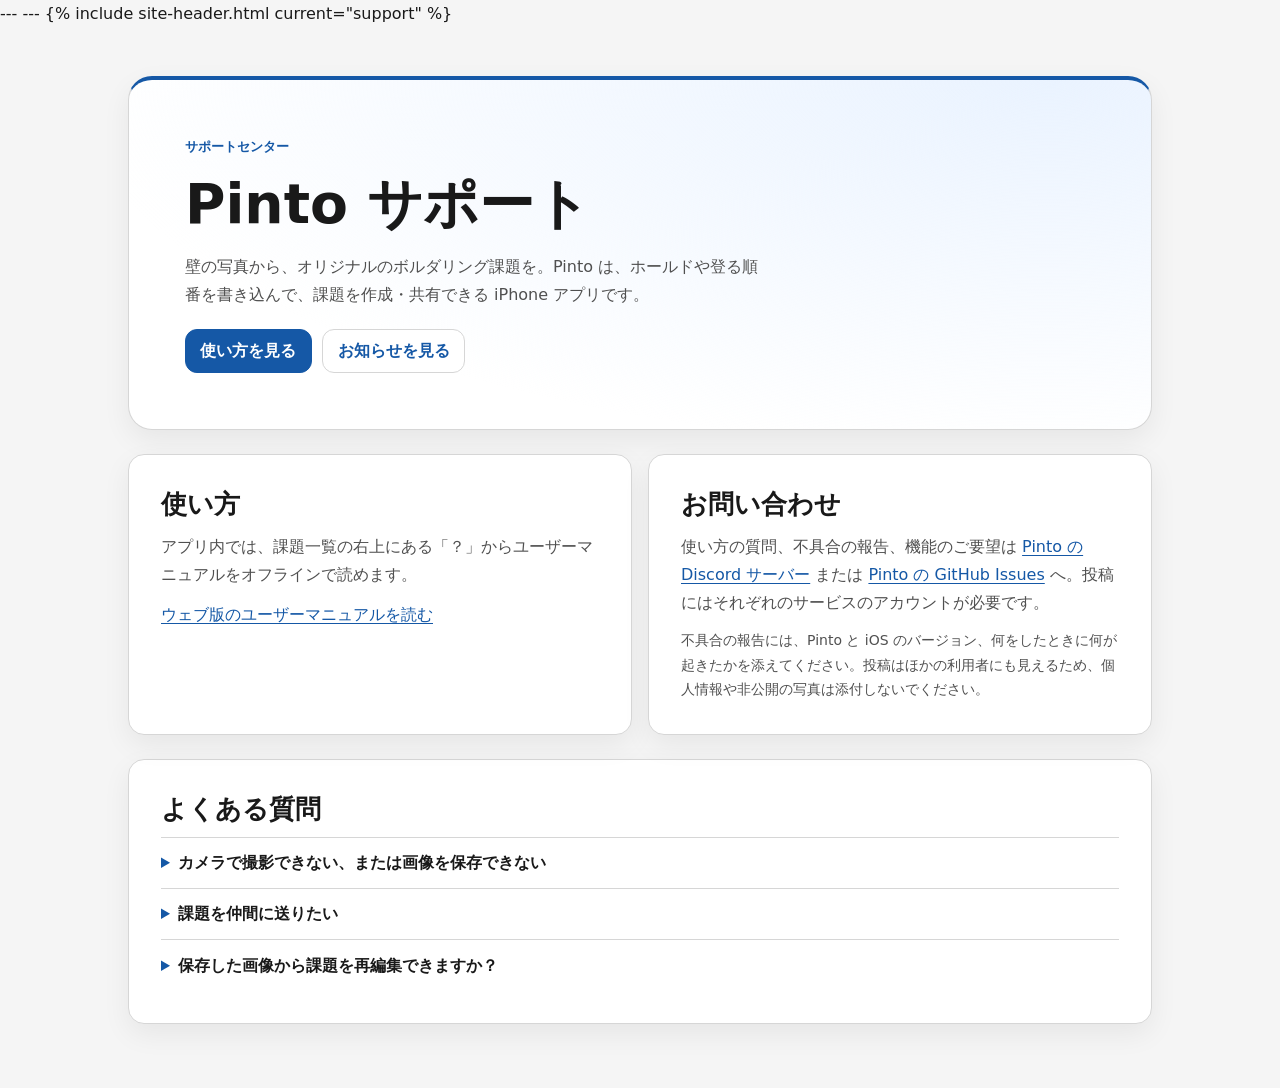
<file: docs/index.html>
---
---
<!doctype html>
<html lang="ja">
<head>
  <meta charset="utf-8">
  <meta name="viewport" content="width=device-width, initial-scale=1">
  <meta name="description" content="ボルダリングの課題作成アプリ Pinto の使い方とお問い合わせ先。">
  <title>Pinto サポート</title>
  <link rel="stylesheet" href="style.css">
</head>
<body>
{% include site-header.html current="support" %}
  <main>
    <section class="hero" aria-labelledby="page-title">
      <p class="eyebrow">サポートセンター</p>
      <h1 id="page-title">Pinto サポート</h1>
      <p>壁の写真から、オリジナルのボルダリング課題を。Pinto は、ホールドや登る順番を書き込んで、課題を作成・共有できる iPhone アプリです。</p>
      <div class="actions">
        <a class="button primary" href="#guide">使い方を見る</a>
        <a class="button" href="news.html">お知らせを見る</a>
      </div>
    </section>

    <div class="support-grid">
      <section class="card" aria-labelledby="guide">
        <h2 id="guide">使い方</h2>
        <p>アプリ内では、課題一覧の右上にある「？」からユーザーマニュアルをオフラインで読めます。</p>
        <a href="https://github.com/tomo1227/pinto-support/blob/main/USER_GUIDE.md">ウェブ版のユーザーマニュアルを読む</a>
      </section>
      <section class="card" aria-labelledby="contact">
        <h2 id="contact">お問い合わせ</h2>
        <p>使い方の質問、不具合の報告、機能のご要望は <a href="https://discord.gg/M5ernmrtz">Pinto の Discord サーバー</a> または <a href="https://github.com/tomo1227/pinto-support/issues">Pinto の GitHub Issues</a> へ。投稿にはそれぞれのサービスのアカウントが必要です。</p>
        <p class="small">不具合の報告には、Pinto と iOS のバージョン、何をしたときに何が起きたかを添えてください。投稿はほかの利用者にも見えるため、個人情報や非公開の写真は添付しないでください。</p>
      </section>
    </div>

    <section class="card faq" aria-labelledby="faq">
      <h2 id="faq">よくある質問</h2>
      <details>
        <summary>カメラで撮影できない、または画像を保存できない</summary>
        <p>iPhone の「設定」で Pinto のカメラや写真へのアクセス許可を確認してください。</p>
      </details>
      <details>
        <summary>課題を仲間に送りたい</summary>
        <p>編集画面上部の共有ボタンから、課題を画像としてメッセージや AirDrop などで送れます。</p>
      </details>
      <details>
        <summary>保存した画像から課題を再編集できますか？</summary>
        <p>写真ライブラリに保存した画像には編集データが含まれません。再編集するには Pinto の課題一覧から元の課題を開いてください。</p>
      </details>
    </section>
  </main>
</body>
</html>
</file>
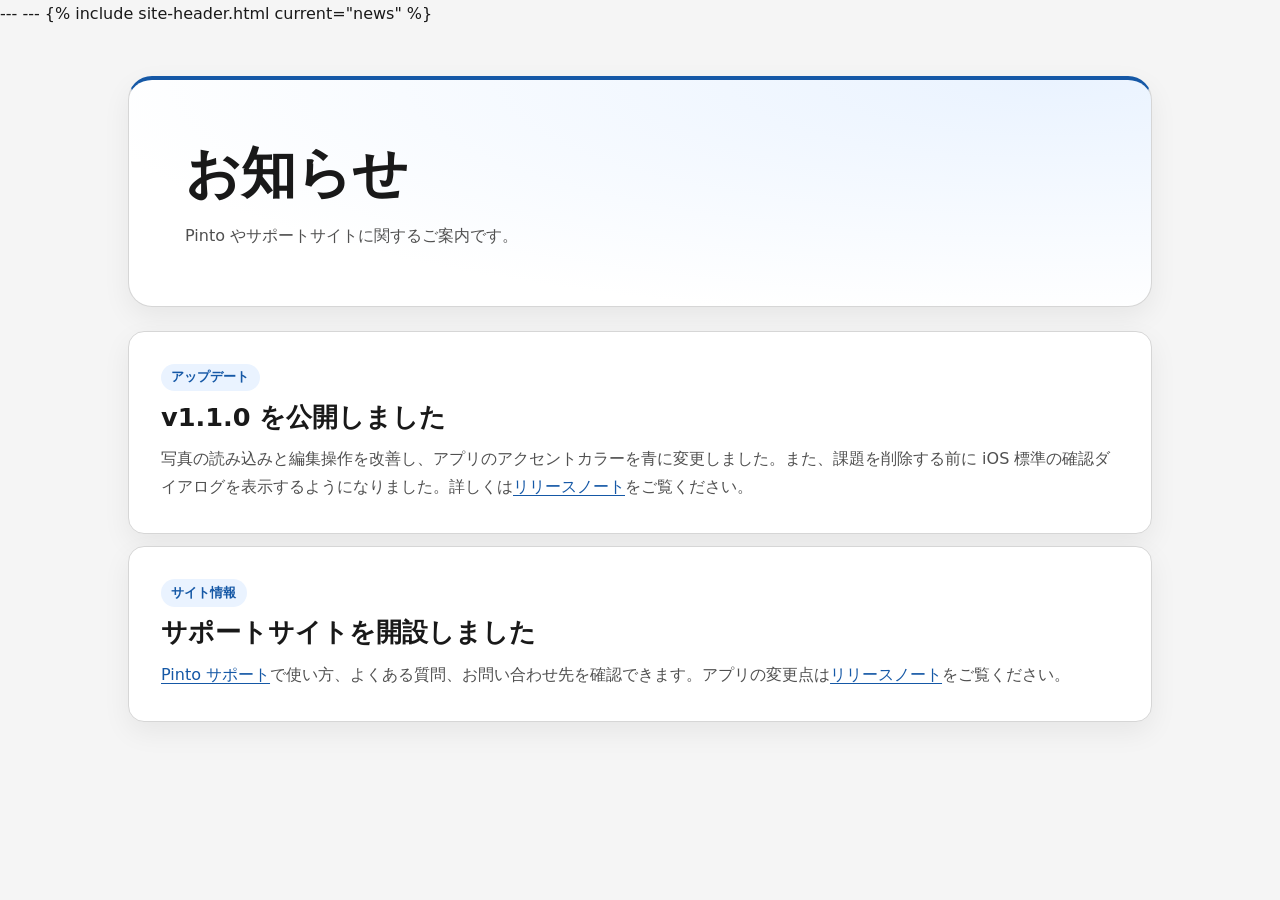
<file: docs/news.html>
---
---
<!doctype html>
<html lang="ja">
<head>
  <meta charset="utf-8">
  <meta name="viewport" content="width=device-width, initial-scale=1">
  <meta name="description" content="ボルダリングの課題作成アプリ Pinto からのお知らせ。">
  <title>お知らせ | Pinto</title>
  <link rel="stylesheet" href="style.css">
</head>
<body>
{% include site-header.html current="news" %}
  <main>
    <section class="hero" aria-labelledby="page-title">
      <h1 id="page-title">お知らせ</h1>
      <p>Pinto やサポートサイトに関するご案内です。</p>
    </section>
    <div class="entries">
      <article class="card">
        <p class="badge">アップデート</p>
        <h2>v1.1.0 を公開しました</h2>
        <p>写真の読み込みと編集操作を改善し、アプリのアクセントカラーを青に変更しました。また、課題を削除する前に iOS 標準の確認ダイアログを表示するようになりました。詳しくは<a href="releases.html#version-1-1-0">リリースノート</a>をご覧ください。</p>
      </article>
      <article class="card">
        <p class="badge">サイト情報</p>
        <h2>サポートサイトを開設しました</h2>
        <p><a href="./">Pinto サポート</a>で使い方、よくある質問、お問い合わせ先を確認できます。アプリの変更点は<a href="releases.html">リリースノート</a>をご覧ください。</p>
      </article>
    </div>
  </main>
</body>
</html>
</file>
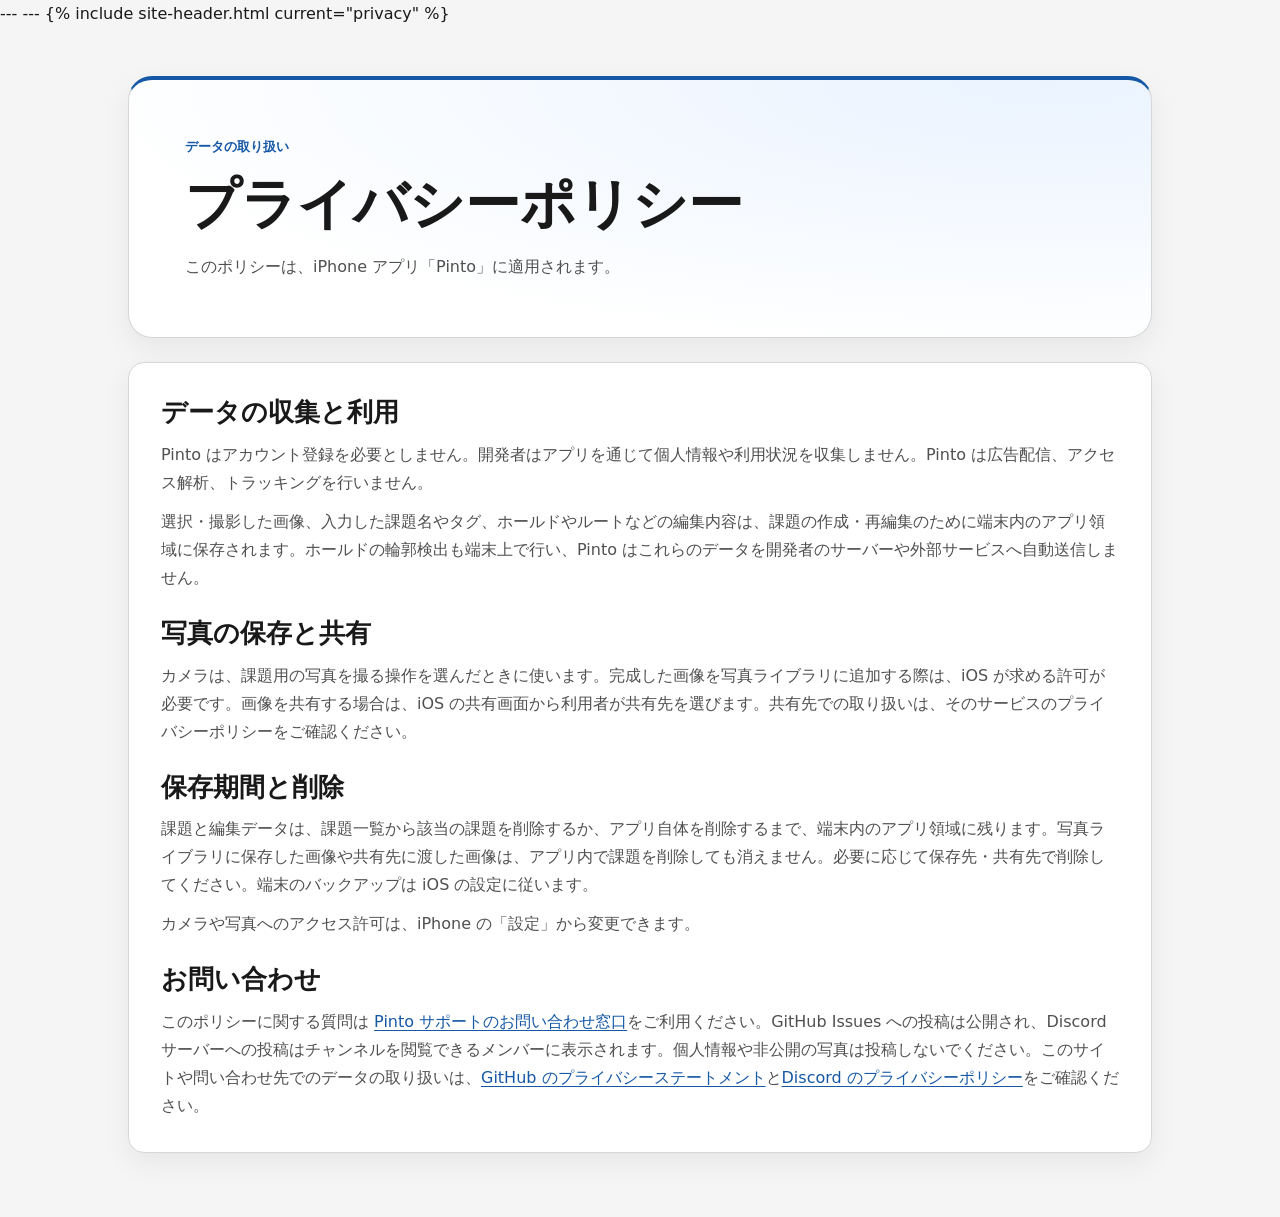
<file: docs/privacy.html>
---
---
<!doctype html>
<html lang="ja">
<head>
  <meta charset="utf-8">
  <meta name="viewport" content="width=device-width, initial-scale=1">
  <meta name="description" content="iPhone アプリ Pinto のプライバシーポリシー。">
  <title>プライバシーポリシー | Pinto</title>
  <link rel="stylesheet" href="style.css">
</head>
<body>
{% include site-header.html current="privacy" %}
  <main>
    <section class="hero" aria-labelledby="page-title">
      <p class="eyebrow">データの取り扱い</p>
      <h1 id="page-title">プライバシー<wbr>ポリシー</h1>
      <p>このポリシーは、iPhone アプリ「Pinto」に適用されます。</p>
    </section>

    <div class="card policy">
    <h2>データの収集と利用</h2>
    <p>Pinto はアカウント登録を必要としません。開発者はアプリを通じて個人情報や利用状況を収集しません。Pinto は広告配信、アクセス解析、トラッキングを行いません。</p>
    <p>選択・撮影した画像、入力した課題名やタグ、ホールドやルートなどの編集内容は、課題の作成・再編集のために端末内のアプリ領域に保存されます。ホールドの輪郭検出も端末上で行い、Pinto はこれらのデータを開発者のサーバーや外部サービスへ自動送信しません。</p>

    <h2>写真の保存と共有</h2>
    <p>カメラは、課題用の写真を撮る操作を選んだときに使います。完成した画像を写真ライブラリに追加する際は、iOS が求める許可が必要です。画像を共有する場合は、iOS の共有画面から利用者が共有先を選びます。共有先での取り扱いは、そのサービスのプライバシーポリシーをご確認ください。</p>

    <h2>保存期間と削除</h2>
    <p>課題と編集データは、課題一覧から該当の課題を削除するか、アプリ自体を削除するまで、端末内のアプリ領域に残ります。写真ライブラリに保存した画像や共有先に渡した画像は、アプリ内で課題を削除しても消えません。必要に応じて保存先・共有先で削除してください。端末のバックアップは iOS の設定に従います。</p>
    <p>カメラや写真へのアクセス許可は、iPhone の「設定」から変更できます。</p>

    <h2>お問い合わせ</h2>
    <p>このポリシーに関する質問は <a href="./#contact">Pinto サポートのお問い合わせ窓口</a>をご利用ください。GitHub Issues への投稿は公開され、Discord サーバーへの投稿はチャンネルを閲覧できるメンバーに表示されます。個人情報や非公開の写真は投稿しないでください。このサイトや問い合わせ先でのデータの取り扱いは、<a href="https://docs.github.com/ja/site-policy/privacy-policies/github-general-privacy-statement">GitHub のプライバシーステートメント</a>と<a href="https://discord.com/privacy">Discord のプライバシーポリシー</a>をご確認ください。</p>
    </div>
  </main>
</body>
</html>
</file>
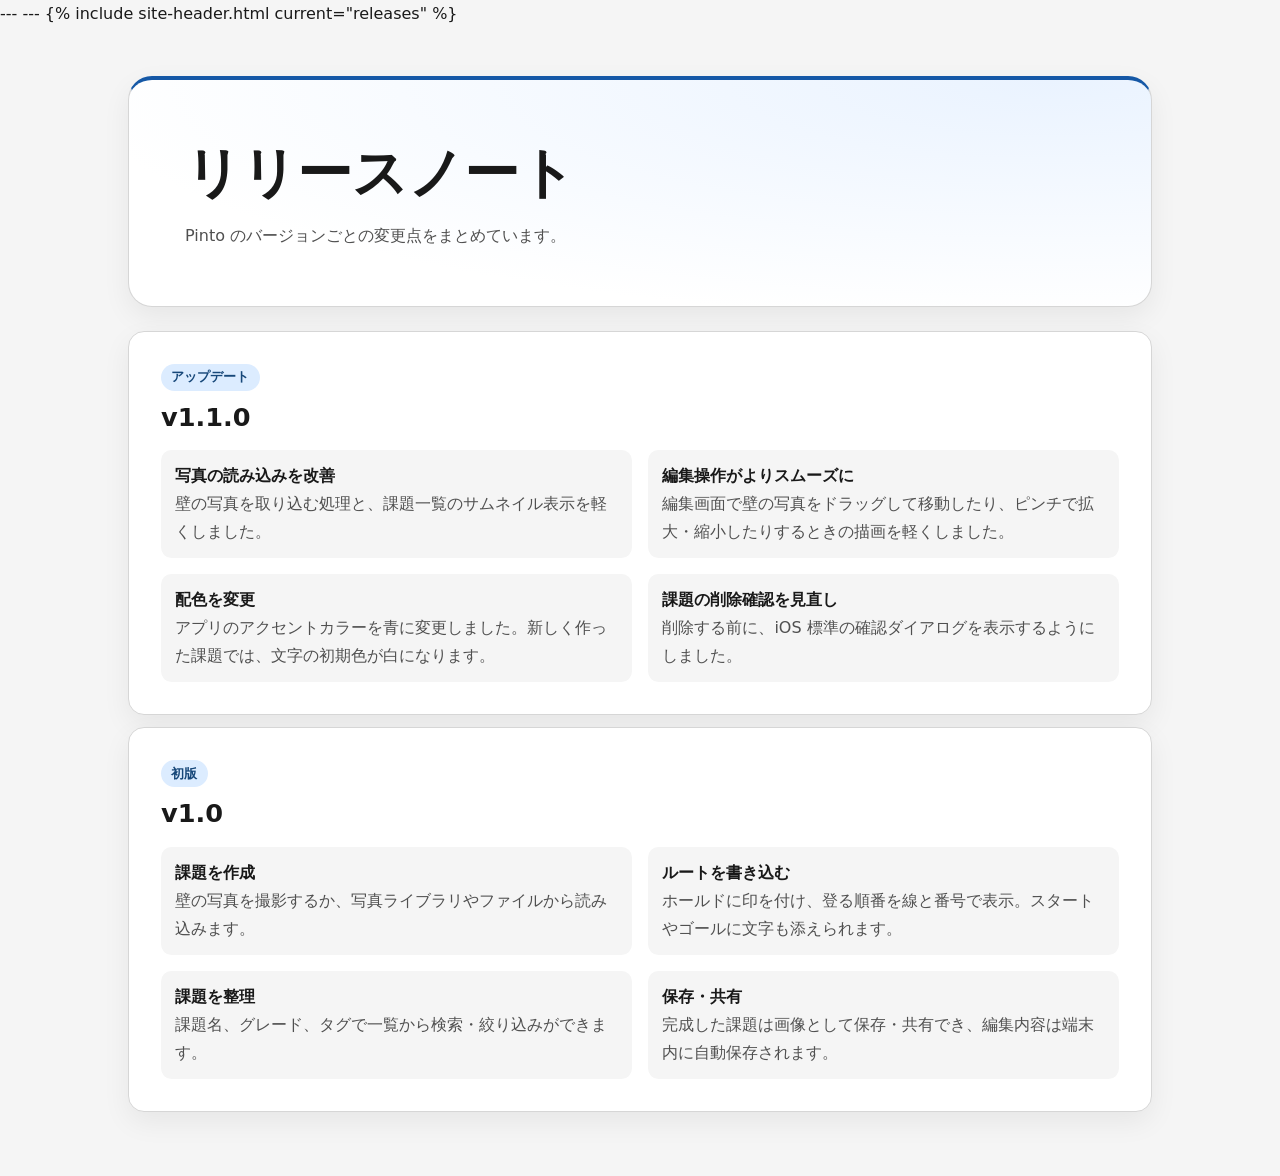
<file: docs/releases.html>
---
---
<!doctype html>
<html lang="ja">
<head>
  <meta charset="utf-8">
  <meta name="viewport" content="width=device-width, initial-scale=1">
  <meta name="description" content="ボルダリングの課題作成アプリ Pinto のバージョンごとの変更点。">
  <title>リリースノート | Pinto</title>
  <link rel="stylesheet" href="style.css">
</head>
<body>
{% include site-header.html current="releases" %}
  <main>
    <section class="hero" aria-labelledby="page-title">
      <h1 id="page-title">リリースノート</h1>
      <p>Pinto のバージョンごとの変更点をまとめています。</p>
    </section>
    <div class="entries">
      <article class="card">
        <p class="badge version">アップデート</p>
        <h2 id="version-1-1-0">v1.1.0</h2>
        <ul class="feature-list">
          <li><strong>写真の読み込みを改善</strong>壁の写真を取り込む処理と、課題一覧のサムネイル表示を軽くしました。</li>
          <li><strong>編集操作がよりスムーズに</strong>編集画面で壁の写真をドラッグして移動したり、ピンチで拡大・縮小したりするときの描画を軽くしました。</li>
          <li><strong>配色を変更</strong>アプリのアクセントカラーを青に変更しました。新しく作った課題では、文字の初期色が白になります。</li>
          <li><strong>課題の削除確認を見直し</strong>削除する前に、iOS 標準の確認ダイアログを表示するようにしました。</li>
        </ul>
      </article>
      <article class="card">
        <p class="badge version">初版</p>
        <h2 id="version-1-0">v1.0</h2>
        <ul class="feature-list">
          <li><strong>課題を作成</strong>壁の写真を撮影するか、写真ライブラリやファイルから読み込みます。</li>
          <li><strong>ルートを書き込む</strong>ホールドに印を付け、登る順番を線と番号で表示。スタートやゴールに文字も添えられます。</li>
          <li><strong>課題を整理</strong>課題名、グレード、タグで一覧から検索・絞り込みができます。</li>
          <li><strong>保存・共有</strong>完成した課題は画像として保存・共有でき、編集内容は端末内に自動保存されます。</li>
        </ul>
      </article>
    </div>
  </main>
</body>
</html>
</file>
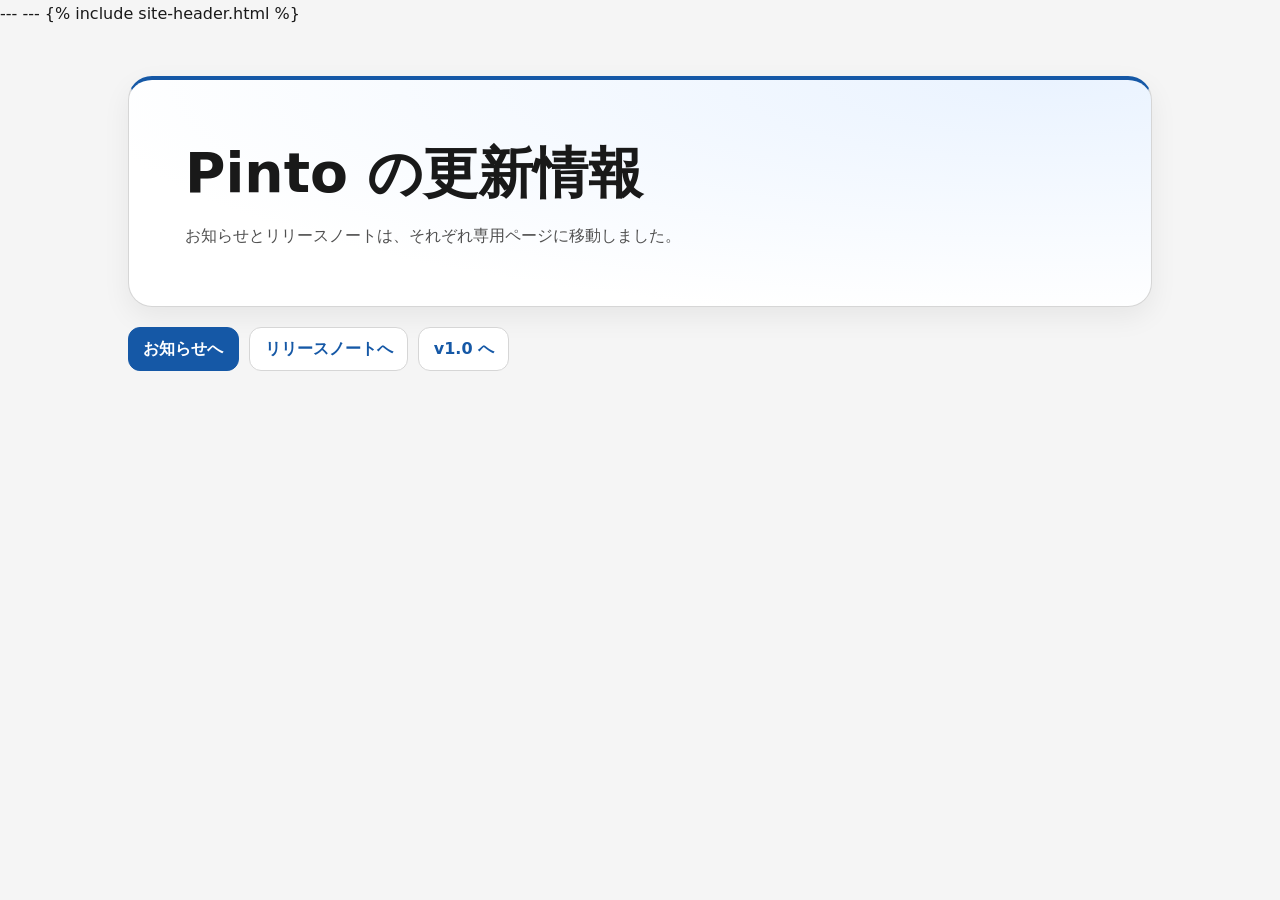
<file: docs/updates.html>
---
---
<!doctype html>
<html lang="ja">
<head>
  <meta charset="utf-8">
  <meta name="viewport" content="width=device-width, initial-scale=1">
  <meta name="description" content="ボルダリングの課題作成アプリ Pinto のお知らせとリリースノート。">
  <title>お知らせとリリースノート | Pinto</title>
  <link rel="stylesheet" href="style.css">
</head>
<body>
{% include site-header.html %}
  <main>
    <section class="hero" aria-labelledby="page-title">
      <h1 id="page-title">Pinto の更新情報</h1>
      <p>お知らせとリリースノートは、それぞれ専用ページに移動しました。</p>
    </section>
    <div class="actions">
      <a class="button primary" id="news" href="news.html">お知らせへ</a>
      <a class="button" id="releases" href="releases.html">リリースノートへ</a>
      <a class="button" id="version-1-0" href="releases.html#version-1-0">v1.0 へ</a>
    </div>
  </main>
</body>
</html>
</file>
<file: docs/style.css>
:root {
  color-scheme: light dark;
  --background: #f5f5f5;
  --surface: #fff;
  --ink: #191919;
  --muted: #505050;
  --line: #d6d6d6;
  --accent: #1558a6;
  --tint: #eaf3ff;
  --version: #dcecff;
  --version-ink: #164779;
  --shadow: 0 10px 28px #00000010;
  font-family: system-ui, -apple-system, sans-serif;
  line-height: 1.75;
}

@media (prefers-color-scheme: dark) {
  :root {
    --background: #141414;
    --surface: #212121;
    --ink: #f5f5f5;
    --muted: #c9c9c9;
    --line: #484848;
    --accent: #90c4ff;
    --tint: #1c3048;
    --version: #254568;
    --version-ink: #d6eaff;
    --shadow: 0 10px 28px #0003;
  }
}

* { box-sizing: border-box; }

body {
  margin: 0;
  background: var(--background);
  color: var(--ink);
  overflow-wrap: anywhere;
}

main, nav {
  width: min(100% - 2rem, 64rem);
  margin-inline: auto;
}

main { padding-block: clamp(1.25rem, 4vw, 3rem) 4rem; }

.site-header {
  background: var(--surface);
  border-bottom: 1px solid var(--line);
}

nav {
  display: flex;
  align-items: center;
  flex-wrap: wrap;
  gap: .25rem .5rem;
  padding-block: .65rem;
}

nav a {
  color: var(--muted);
  padding: .45rem .65rem;
  border-radius: .6rem;
  font-size: .875rem;
  text-decoration: none;
}

nav a:hover, nav [aria-current="page"] {
  color: var(--accent);
  background: var(--tint);
}

nav .brand {
  display: inline-flex;
  align-items: center;
  gap: .55rem;
  margin-inline-end: auto;
  padding-inline-start: 0;
  color: var(--ink);
  font-size: 1.35rem;
  font-weight: 800;
  letter-spacing: -.04em;
}

.brand-mark {
  width: 1.2rem;
  aspect-ratio: 1;
  border: .26rem solid var(--accent);
  border-radius: 62% 38% 48% 52%;
  transform: rotate(-27deg);
}

a { color: var(--accent); text-underline-offset: .2em; }
:focus-visible { outline: 2px solid var(--accent); outline-offset: 4px; }

h1, h2, h3 { margin: 0; line-height: 1.35; }
h1 { font-size: clamp(1.85rem, 5vw, 3.45rem); }
h2 { font-size: clamp(1.25rem, 3vw, 1.6rem); }
h3 { font-size: 1.25rem; }
[id] { scroll-margin-block-start: 1.25rem; }
p { margin-block: .7rem 0; }

.hero {
  padding: clamp(1.25rem, 5vw, 3.5rem);
  background: radial-gradient(ellipse at 90% 0%, var(--tint), transparent 75%), var(--surface);
  border: 1px solid var(--line);
  border-top: .3rem solid var(--accent);
  border-radius: 1.5rem;
  box-shadow: var(--shadow);
}

.hero > p:not(.eyebrow) { max-width: 36rem; }
.hero p, .card p, .feature-list { color: var(--muted); }

.hero .eyebrow, .card .badge {
  margin: 0 0 .55rem;
  color: var(--accent);
  font-size: .8rem;
  font-weight: 750;
}

.badge {
  display: inline-block;
  padding: .15rem .65rem;
  border-radius: 2rem;
  background: var(--tint);
}

.card .version { color: var(--version-ink); background: var(--version); }
.actions { display: flex; flex-wrap: wrap; gap: .65rem; margin-top: 1.25rem; }

.button {
  display: inline-flex;
  align-items: center;
  min-height: 2.75rem;
  padding: .45rem .9rem;
  border: 1px solid var(--line);
  border-radius: .75rem;
  background: var(--surface);
  font-weight: 650;
  text-decoration: none;
}

.button.primary { color: var(--surface); background: var(--accent); border-color: var(--accent); }
.button:hover { text-decoration: underline; }

.support-grid, .feature-list {
  display: grid;
  grid-template-columns: repeat(2, minmax(0, 1fr));
  gap: 1rem;
}

.support-grid, .faq, .policy, .entries { margin-top: 1.5rem; }

.card {
  padding: clamp(1.125rem, 3.5vw, 2rem);
  background: var(--surface);
  border: 1px solid var(--line);
  border-radius: 1rem;
  box-shadow: var(--shadow);
}

.card > a { display: inline-block; margin-top: .75rem; }
.small { font-size: .875rem; }
.entries > h2 { margin-bottom: .65rem; }
.entries > article + article { margin-top: .75rem; }

.feature-list { margin: 1rem 0 0; padding: 0; list-style: none; }
.feature-list li { padding: .75rem .9rem; background: var(--background); border-radius: .65rem; }
.feature-list strong { display: block; color: var(--ink); }

.faq details { border-top: 1px solid var(--line); }
.faq h2 { margin-bottom: .65rem; }
.faq summary { padding: .7rem 0; cursor: pointer; font-weight: 650; }
.faq summary::marker { color: var(--accent); }
.faq details p { margin: 0 0 .85rem; }

.policy h2:not(:first-child) { margin-top: 1.5rem; }

@media (max-width: 37rem) {
  nav { column-gap: .15rem; }
  nav .brand { flex-basis: 100%; }
  nav a { padding-inline: .45rem; }
  .support-grid, .feature-list { grid-template-columns: 1fr; }
}
</file>
